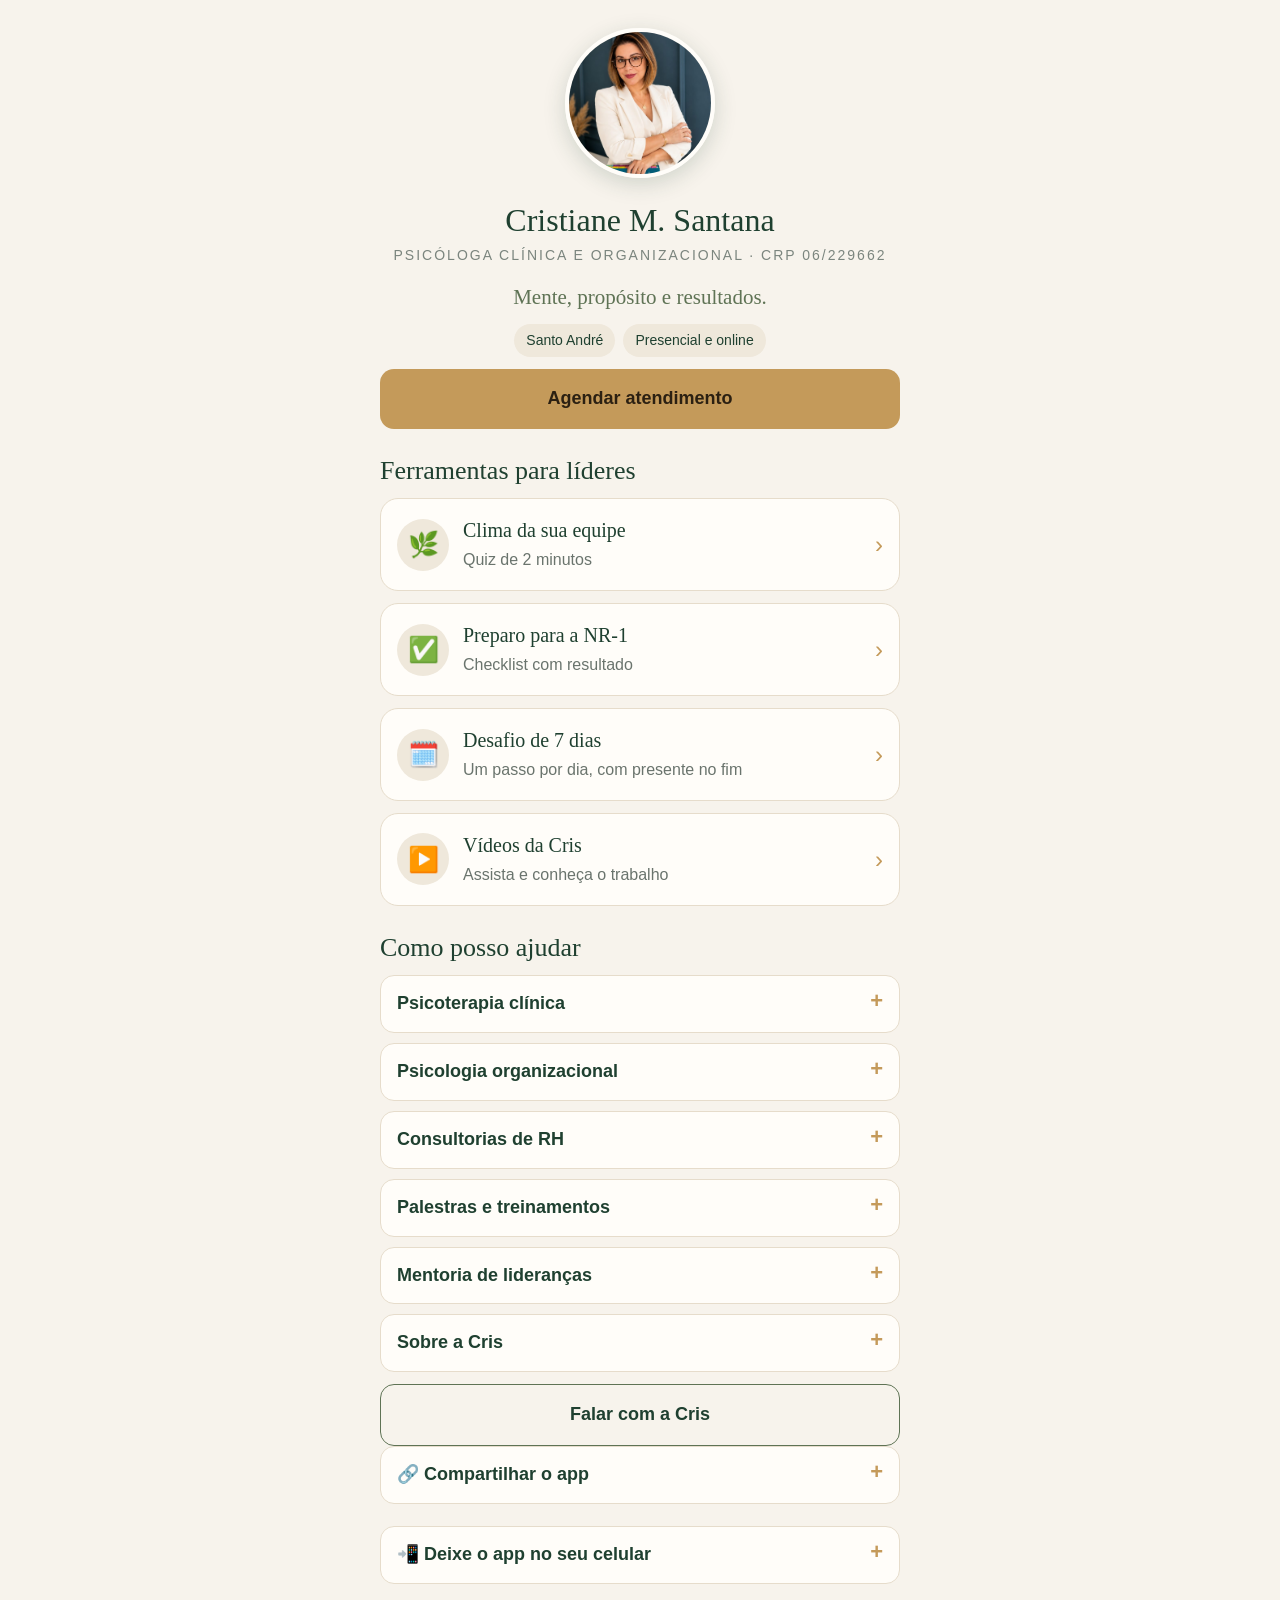
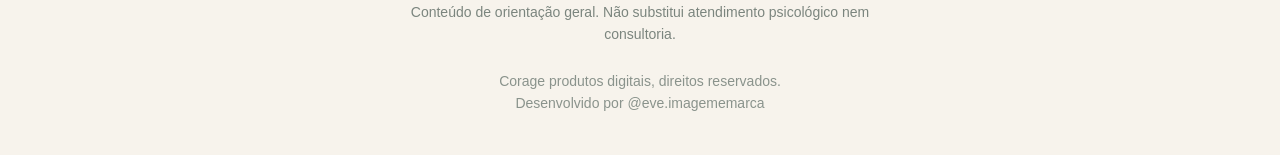
<file: index.html>
<!doctype html>
<html lang="pt-BR">
<head>
<meta charset="utf-8">
<meta name="viewport" content="width=device-width,initial-scale=1,viewport-fit=cover">
<title>Cristiane Santana | Psicóloga</title>
<meta name="theme-color" content="#1f4030">
<link rel="manifest" href="manifest.webmanifest">
<link rel="apple-touch-icon" href="icon-180.png">
<meta name="apple-mobile-web-app-capable" content="yes">
<meta name="apple-mobile-web-app-title" content="Cristiane Santana">
<link rel="stylesheet" href="style.css">
<style>
.hero{text-align:center;padding-top:6px}
.hero img{width:150px;height:150px;border-radius:50%;object-fit:cover;object-position:50% 18%;border:4px solid var(--branco);box-shadow:0 6px 22px rgba(31,64,48,.18)}
.hero h1{margin-top:14px}
.hero .crp{font-size:14px;letter-spacing:2px;color:#7b857e;margin-top:6px}
.hero .frase{font-family:Georgia,serif;font-size:21px;color:var(--oliva);margin:14px 0 6px}
.chips{display:flex;flex-wrap:wrap;gap:8px;justify-content:center;margin:10px 0 4px}
.chips span{background:var(--areia);color:var(--verde);font-size:14px;padding:6px 12px;border-radius:99px}
h2.t{margin:26px 0 12px}
</style>
</head>
<body>
<div class="wrap">
  <div class="hero fade">
    <img src="foto.jpg" alt="Cristiane Santana">
    <h1>Cristiane M. Santana</h1>
    <div class="crp">PSICÓLOGA CLÍNICA E ORGANIZACIONAL · CRP 06/229662</div>
    <p class="frase">Mente, propósito e resultados.</p>
    <div class="chips"><span>Santo André</span><span>Presencial e online</span></div>
    <a class="btn ouro" href="cadastro.html?i=Psicoterapia">Agendar atendimento</a>
  </div>

  <h2 class="t">Ferramentas para líderes</h2>
  <a class="ferramenta" href="quiz.html"><div class="ico">🌿</div><div><b>Clima da sua equipe</b><span>Quiz de 2 minutos</span></div><div class="seta">›</div></a>
  <a class="ferramenta" href="nr1.html"><div class="ico">✅</div><div><b>Preparo para a NR-1</b><span>Checklist com resultado</span></div><div class="seta">›</div></a>
  <a class="ferramenta" href="desafio.html"><div class="ico">🗓️</div><div><b>Desafio de 7 dias</b><span>Um passo por dia, com presente no fim</span></div><div class="seta">›</div></a>

  <div id="vd"></div>

  <h2 class="t">Como posso ajudar</h2>
  <details><summary>Psicoterapia clínica</summary><p>Atendimento individual para adolescentes, adultos e idosos. Presencial e online.</p></details>
  <details><summary>Psicologia organizacional</summary><p>Projetos de clima, cultura, liderança, engajamento e desenvolvimento de equipes.</p></details>
  <details><summary>Consultorias de RH</summary><p>Estratégias em gestão de pessoas, processos, carreiras, recrutamento e desenvolvimento organizacional.</p></details>
  <details><summary>Palestras e treinamentos</summary><p>Temas atuais, com conteúdo prático, para empresas, eventos e instituições.</p></details>
  <details><summary>Mentoria de lideranças</summary><p>Acompanhamento personalizado para líderes.</p></details>

  <details><summary>Sobre a Cris</summary>
    <p>Psicóloga Clínica e Organizacional (CRP 06/229662), consultora de RH e palestrante. Promove saúde mental, desenvolvimento humano e performance organizacional com ética, ciência e sensibilidade.</p>
    <ul><li>Mais de 10 anos de experiência</li><li>Atuação clínica e corporativa</li><li>Palestras e treinamentos personalizados</li></ul>
  </details>

  <a class="btn claro" href="cadastro.html">Falar com a Cris</a>

  <details><summary>🔗 Compartilhar o app</summary>
    <p style="text-align:center">Aponte a câmera do celular para o QR Code.</p>
    <img src="qr.png" alt="QR Code do app" style="width:220px;max-width:100%;display:block;margin:8px auto;border-radius:12px">
    <button class="btn" id="comp">Compartilhar o link</button>
    <a class="btn claro" href="qr.png" download="qr-cristiane.png">Baixar o QR Code</a>
  </details>

  <details style="margin-top:22px"><summary>📲 Deixe o app no seu celular</summary>
    <p><b>iPhone:</b> abra no Safari, toque em Compartilhar e depois em "Adicionar à Tela de Início".</p>
    <p><b>Android:</b> abra no Chrome, toque nos três pontinhos e depois em "Instalar aplicativo".</p>
  </details>

  <p class="aviso">Conteúdo de orientação geral. Não substitui atendimento psicológico nem consultoria.</p>
  <p class="rodape">Corage produtos digitais, direitos reservados.<br>Desenvolvido por @eve.imagememarca</p>
</div>
<script src="videos.js"></script>
<script>
if(VIDEOS.length)document.getElementById('vd').innerHTML='<a class="ferramenta" href="videos.html"><div class="ico">▶️</div><div><b>Vídeos da Cris</b><span>Assista e conheça o trabalho</span></div><div class="seta">›</div></a>';
document.getElementById('comp').onclick=function(){var u='https://eve-imagem-e-marca.github.io/app-cristiane/';if(navigator.share){navigator.share({title:'Cristiane Santana | Psicóloga',url:u}).catch(function(){})}else{try{navigator.clipboard.writeText(u);this.textContent='Link copiado!'}catch(e){prompt('Copie o link:',u)}}};
if('serviceWorker' in navigator){navigator.serviceWorker.register('sw.js').catch(function(){})}
document.querySelectorAll('details').forEach(function(d){d.addEventListener('toggle',function(){if(d.open)document.querySelectorAll('details').forEach(function(o){if(o!==d)o.open=false})})});
</script>
</body>
</html>
</file>
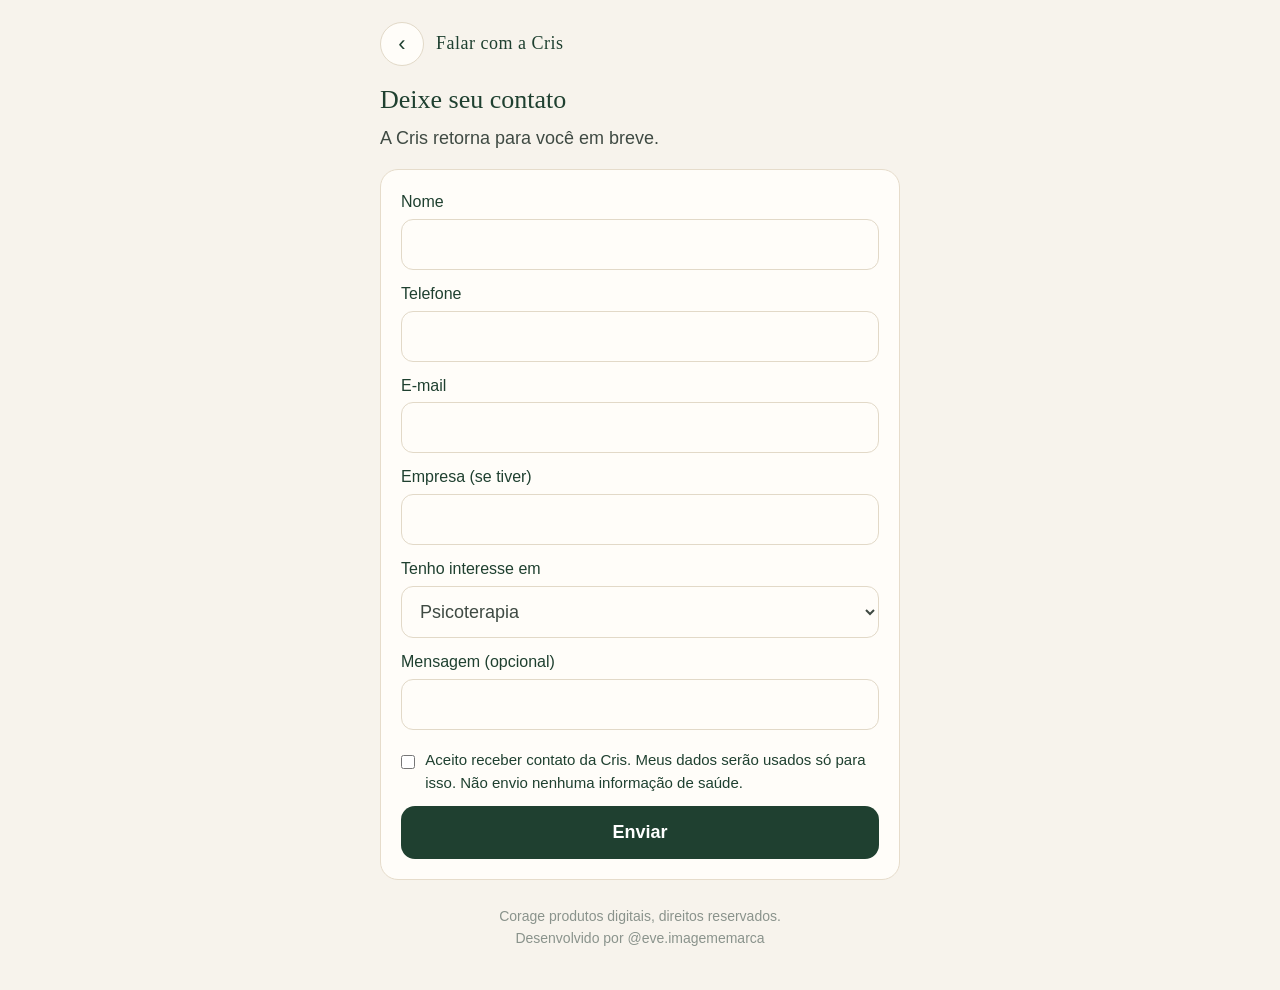
<file: cadastro.html>
<!doctype html>
<html lang="pt-BR">
<head>
<meta charset="utf-8">
<meta name="viewport" content="width=device-width,initial-scale=1,viewport-fit=cover">
<title>Falar com a Cris</title>
<meta name="theme-color" content="#1f4030">
<link rel="apple-touch-icon" href="icon-180.png">
<link rel="stylesheet" href="style.css">
</head>
<body>
<div class="wrap">
  <div class="topo"><a class="voltar" href="index.html" aria-label="Voltar">‹</a><div class="nome">Falar com a Cris</div></div>
  <h2>Deixe seu contato</h2>
  <p style="margin-bottom:16px">A Cris retorna para você em breve.</p>
  <form id="f" class="card" autocomplete="on">
    <label for="nome">Nome</label><input id="nome" required autocomplete="name">
    <label for="zap">Telefone</label><input id="zap" type="tel" inputmode="tel" autocomplete="tel">
    <label for="email">E-mail</label><input id="email" type="email" required autocomplete="email">
    <label for="emp">Empresa (se tiver)</label><input id="emp">
    <label for="int">Tenho interesse em</label>
    <select id="int"><option>Psicoterapia</option><option>Mentoria de lideranças</option><option>Treinamentos e palestras</option><option>Consultoria de RH / NR-1</option></select>
    <label for="msg">Mensagem (opcional)</label><input id="msg">
    <label class="check"><input type="checkbox" id="ok" required><span>Aceito receber contato da Cris. Meus dados serão usados só para isso. Não envio nenhuma informação de saúde.</span></label>
    <button class="btn" type="submit">Enviar</button>
  </form>
  <p id="msg2" class="aviso" style="font-size:17px;color:var(--verde)"></p>
  <p class="rodape">Corage produtos digitais, direitos reservados.<br>Desenvolvido por @eve.imagememarca</p>
</div>
<iframe name="oculto" style="display:none"></iframe>
<script>
// Quando o formulário Google estiver pronto, preencha FORM_URL (termina em /formResponse) e os ids entry.NNN.
var FORM_URL='';
var ENTRY={nome:'',zap:'',email:'',emp:'',int:'',msg:''};
var q=new URLSearchParams(location.search);
if(q.get('i')){var sl=document.getElementById('int');for(var o=0;o<sl.options.length;o++)if(sl.options[o].text===q.get('i'))sl.selectedIndex=o}
if(q.get('m'))document.getElementById('msg').value=q.get('m');
function v(id){var x=document.getElementById(id).value.trim();return x||'-'}
document.getElementById('f').onsubmit=function(e){
  e.preventDefault();
  if(!FORM_URL){document.getElementById('msg2').textContent='O formulário ainda está sendo conectado. Volte em breve!';return}
  var d={nome:v('nome'),zap:v('zap'),email:v('email'),emp:v('emp'),int:v('int'),msg:v('msg')};
  var f=document.createElement('form');f.method='POST';f.action=FORM_URL;f.target='oculto';
  function add(n,val){var i=document.createElement('input');i.type='hidden';i.name=n;i.value=val;f.appendChild(i)}
  for(var k in d)add(ENTRY[k],d[k]);add('fvv','1');add('pageHistory','0');
  document.body.appendChild(f);f.submit();
  document.getElementById('msg2').textContent='Enviado! Obrigada, a Cris entra em contato em breve.';
  document.getElementById('f').reset();
};
</script>
</body>
</html>
</file>
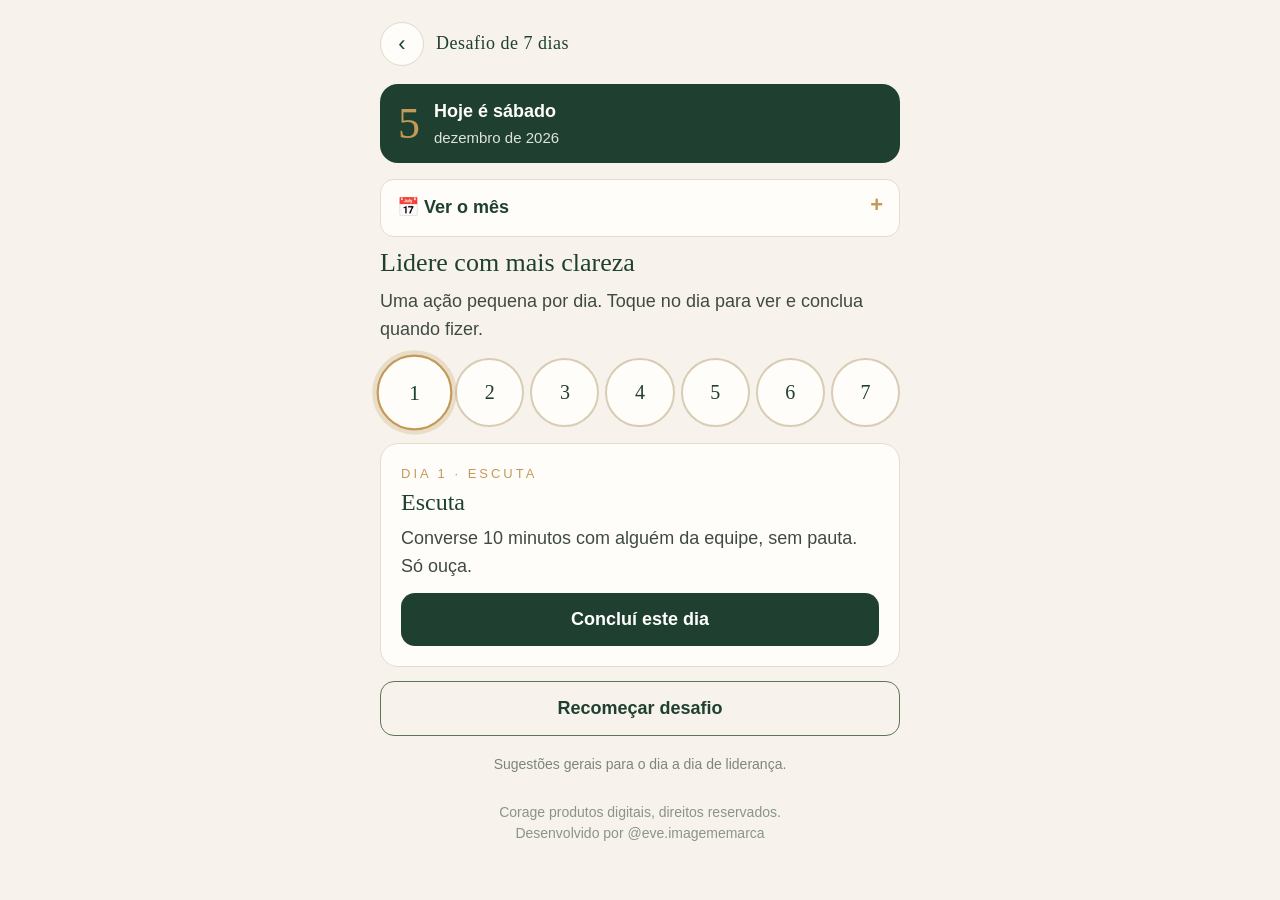
<file: desafio.html>
<!doctype html>
<html lang="pt-BR">
<head>
<meta charset="utf-8">
<meta name="viewport" content="width=device-width,initial-scale=1,viewport-fit=cover">
<title>Desafio de 7 dias</title>
<meta name="theme-color" content="#1f4030">
<link rel="apple-touch-icon" href="icon-180.png">
<link rel="stylesheet" href="style.css">
<style>
.hoje{display:flex;align-items:center;gap:14px;background:var(--verde);color:#fff;border-radius:18px;padding:14px 18px;margin-bottom:16px}
.hoje .dia{font-family:Georgia,serif;font-size:44px;line-height:1;color:var(--dourado)}
.hoje small{display:block;opacity:.85;font-size:15px}
.trilha{display:grid;grid-template-columns:repeat(7,1fr);gap:6px;margin-bottom:16px}
.bola{aspect-ratio:1;border-radius:50%;border:2px solid #d9ccb5;background:var(--branco);color:var(--verde);font-family:Georgia,serif;font-size:20px;display:flex;align-items:center;justify-content:center;cursor:pointer;transition:all .2s;padding:0}
.bola.atual{border-color:var(--dourado);box-shadow:0 0 0 4px rgba(196,154,90,.25)}
.bola.ok{background:var(--oliva);border-color:var(--oliva);color:#fff}
.bola.sel{transform:scale(1.1)}
.tarefa .rotulo{font-size:13px;letter-spacing:3px;text-transform:uppercase;color:var(--dourado)}
.tarefa h3{margin:4px 0 8px;font-size:24px}
.presente{text-align:center;background:linear-gradient(160deg,#fff7e6,#f6e3bd);border:1px solid #e6cf9b;border-radius:18px;padding:22px;margin-top:14px}
.presente .caixa{font-size:56px;display:inline-block;animation:pula 1.2s ease infinite}
@keyframes pula{0%,100%{transform:translateY(0) rotate(-4deg)}50%{transform:translateY(-10px) rotate(4deg)}}
.cal{display:grid;grid-template-columns:repeat(7,1fr);gap:4px;text-align:center;font-size:15px}
.cal b{font-weight:600;color:var(--dourado);font-size:12px;letter-spacing:1px}
.cal span{padding:6px 0;border-radius:10px}
.cal .h{background:var(--verde);color:#fff;font-weight:700}
</style>
</head>
<body>
<div class="wrap">
  <div class="topo"><a class="voltar" href="index.html" aria-label="Voltar">‹</a><div class="nome">Desafio de 7 dias</div></div>

  <div class="hoje"><div class="dia" id="dd">--</div><div><b id="ds"></b><small id="dm"></small></div></div>
  <details><summary>📅 Ver o mês</summary><div class="cal" id="cal" style="margin-top:12px"></div></details>

  <h2 style="margin-top:6px">Lidere com mais clareza</h2>
  <p style="margin-bottom:14px">Uma ação pequena por dia. Toque no dia para ver e conclua quando fizer.</p>
  <div class="trilha" id="trilha"></div>
  <div class="card tarefa fade" id="tarefa"></div>
  <div id="premio"></div>
  <button class="btn claro" id="zera">Recomeçar desafio</button>
  <p class="aviso">Sugestões gerais para o dia a dia de liderança.</p>
  <p class="rodape">Corage produtos digitais, direitos reservados.<br>Desenvolvido por @eve.imagememarca</p>
</div>
<div class="toast" id="toast"></div>
<script>
var D=[
['Escuta','Converse 10 minutos com alguém da equipe, sem pauta. Só ouça.'],
['Clareza','Reescreva uma meta em uma frase simples e confirme com a pessoa responsável.'],
['Reconhecimento','Elogie algo específico que alguém fez. Diga o que foi bom e por quê.'],
['Limites','Cancele ou encurte uma reunião que não era necessária.'],
['Feedback','Dê um feedback: o que aconteceu, qual o impacto e o próximo passo.'],
['Delegação','Delegue uma tarefa combinando resultado esperado, prazo e apoio.'],
['Pausa','Revise a semana: o que funcionou? O que você repetiria com a equipe?']
];
var MSG=['Ótimo começo!','Muito bem, você está no ritmo!','Mais um dia! Sua equipe sente.','Metade do caminho, parabéns!','Você está firme, continue!','Falta só um! Que orgulho!','Desafio concluído! 🎉'];
var KEY='cs_desafio',ok=[];
try{ok=JSON.parse(localStorage.getItem(KEY)||'[]')}catch(e){}
var sel=null;
function prox(){for(var k=0;k<7;k++)if(!ok[k])return k;return 6}
function toast(t){var e=document.getElementById('toast');e.textContent=t;e.classList.add('on');setTimeout(function(){e.classList.remove('on')},2200)}
function desenha(){
  if(sel===null)sel=prox();
  var at=prox(),tr=document.getElementById('trilha');tr.innerHTML='';
  D.forEach(function(d,k){
    var b=document.createElement('button');b.className='bola'+(ok[k]?' ok':'')+(k===at&&!ok[k]?' atual':'')+(k===sel?' sel':'');
    b.textContent=ok[k]?'✓':(k+1);b.onclick=function(){sel=k;desenha()};tr.appendChild(b);
  });
  var d=D[sel];
  var h='<div class="rotulo">Dia '+(sel+1)+' · '+d[0]+'</div><h3>'+d[0]+'</h3><p>'+d[1]+'</p>';
  h+=ok[sel]?'<button class="btn claro" id="des">Desmarcar</button>':'<button class="btn" id="fim">Concluí este dia</button>';
  document.getElementById('tarefa').innerHTML=h;
  var f=document.getElementById('fim');if(f)f.onclick=function(){ok[sel]=true;salva();toast(MSG[sel]);var n=ok.filter(Boolean).length;if(n<7){sel=prox()}desenha()};
  var x=document.getElementById('des');if(x)x.onclick=function(){ok[sel]=false;salva();desenha()};
  var feito=ok.filter(Boolean).length===7;
  document.getElementById('premio').innerHTML=feito?'<div class="presente fade"><div class="caixa">🎁</div><h3>Você concluiu os 7 dias!</h3><p style="margin:8px 0">A Cris preparou um presente para você.</p><a class="btn ouro" href="cadastro.html?i=Mentoria%20de%20lideran%C3%A7as&m='+encodeURIComponent('Olá, Cristiane! Concluí o Desafio de 7 dias e quero meu presente.')+'">Resgatar meu presente</a></div>':'';
}
function salva(){try{localStorage.setItem(KEY,JSON.stringify(ok))}catch(e){}}
document.getElementById('zera').onclick=function(){ok=[];sel=null;salva();desenha()};
// calendário
var hj=new Date(),ms=['janeiro','fevereiro','março','abril','maio','junho','julho','agosto','setembro','outubro','novembro','dezembro'],ds=['domingo','segunda-feira','terça-feira','quarta-feira','quinta-feira','sexta-feira','sábado'];
document.getElementById('dd').textContent=hj.getDate();
document.getElementById('ds').textContent='Hoje é '+ds[hj.getDay()];
document.getElementById('dm').textContent=ms[hj.getMonth()]+' de '+hj.getFullYear();
var c=document.getElementById('cal'),ch='';
['D','S','T','Q','Q','S','S'].forEach(function(x){ch+='<b>'+x+'</b>'});
var p=new Date(hj.getFullYear(),hj.getMonth(),1).getDay(),n=new Date(hj.getFullYear(),hj.getMonth()+1,0).getDate();
for(var i=0;i<p;i++)ch+='<span></span>';
for(var j=1;j<=n;j++)ch+='<span'+(j===hj.getDate()?' class="h"':'')+'>'+j+'</span>';
c.innerHTML=ch;
desenha();
</script>
</body>
</html>
</file>
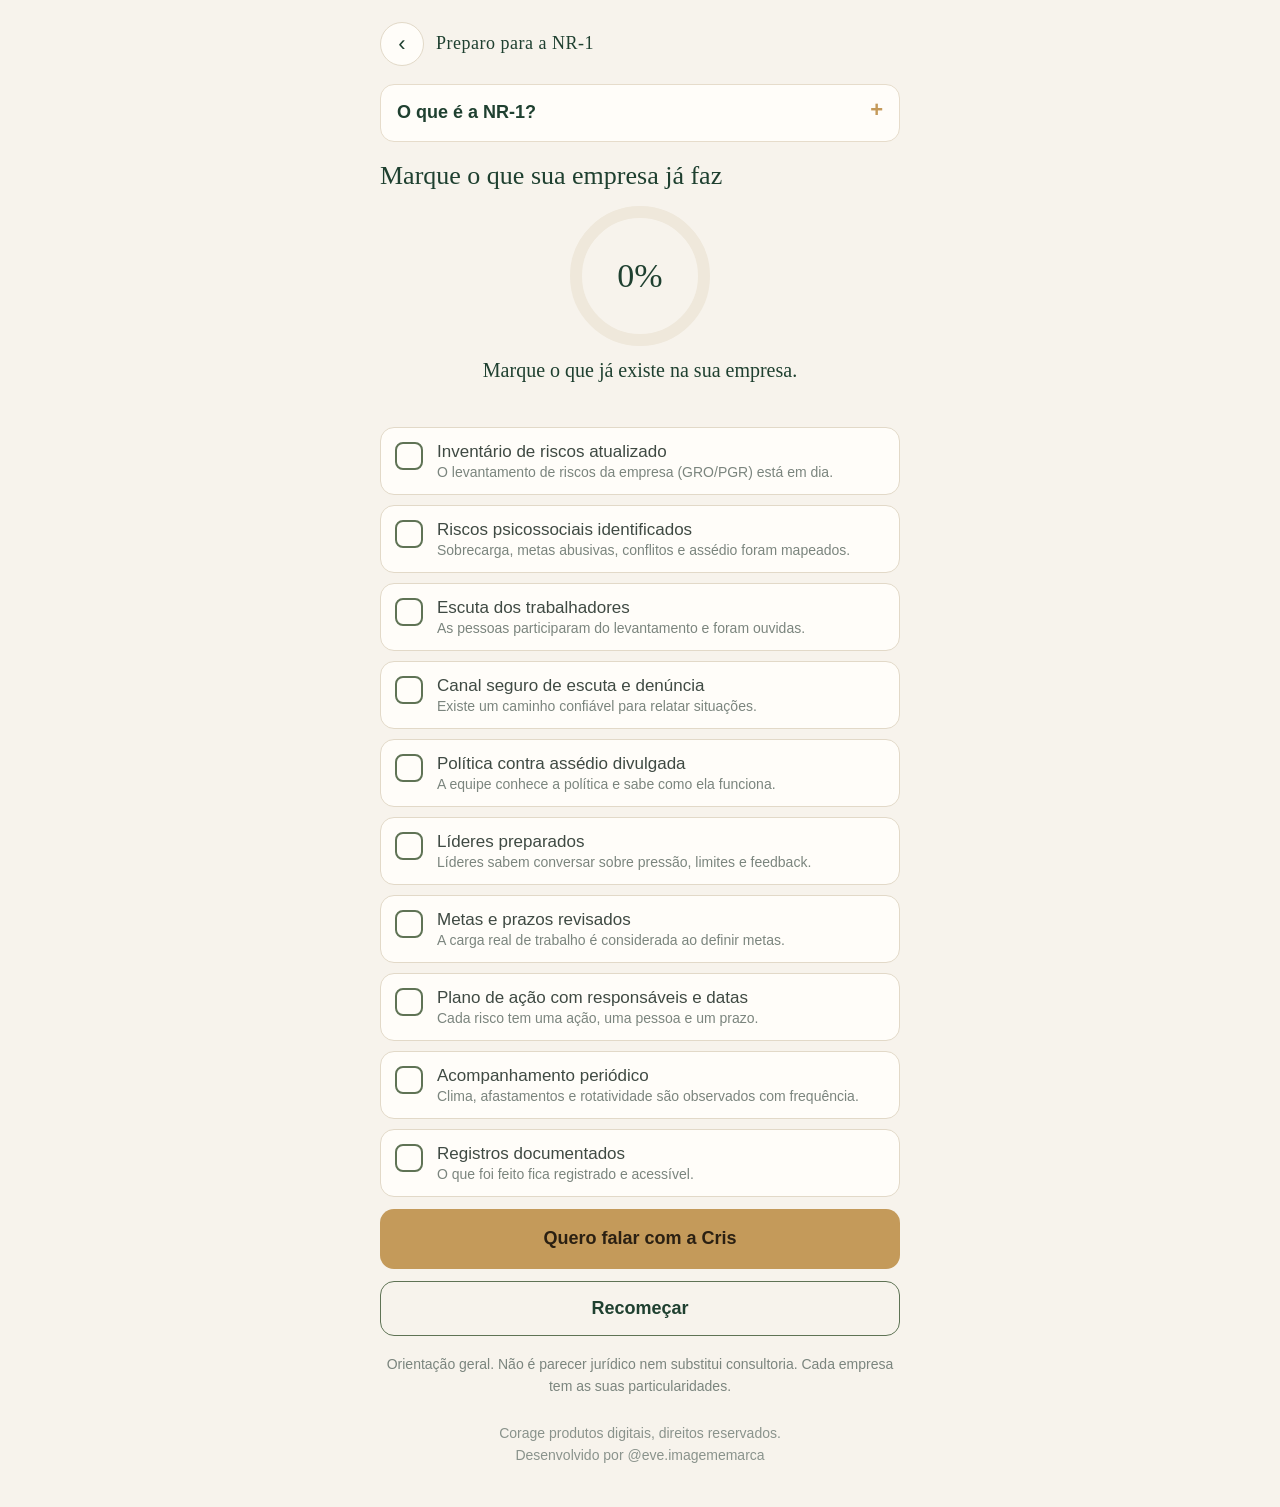
<file: nr1.html>
<!doctype html>
<html lang="pt-BR">
<head>
<meta charset="utf-8">
<meta name="viewport" content="width=device-width,initial-scale=1,viewport-fit=cover">
<title>Preparo para a NR-1</title>
<meta name="theme-color" content="#1f4030">
<link rel="apple-touch-icon" href="icon-180.png">
<link rel="stylesheet" href="style.css">
<style>
.anel{width:150px;height:150px;margin:6px auto 4px;position:relative}
.anel svg{transform:rotate(-90deg)}
.anel circle{fill:none;stroke-width:12}
.anel .fundo{stroke:var(--areia)}
.anel .valor{stroke:var(--dourado);stroke-linecap:round;transition:stroke-dashoffset .6s}
.anel .num{position:absolute;inset:0;display:flex;align-items:center;justify-content:center;font-family:Georgia,serif;font-size:34px;color:var(--verde)}
.leitura{text-align:center;font-family:Georgia,serif;font-size:20px;color:var(--verde);margin-bottom:16px;min-height:56px}
.item{display:flex;gap:14px;align-items:flex-start;width:100%;text-align:left;background:var(--branco);border:1.5px solid #e2d9c8;border-radius:14px;padding:14px;margin-bottom:10px;font-size:17px;color:var(--texto);cursor:pointer;font-family:inherit;transition:all .15s}
.item .caixa{flex:0 0 28px;height:28px;border-radius:8px;border:2px solid var(--oliva);display:flex;align-items:center;justify-content:center;color:#fff;font-size:18px;transition:all .15s}
.item.on{background:#eef2e8;border-color:var(--oliva)}
.item.on .caixa{background:var(--oliva)}
.item small{display:block;color:#7b857e;font-size:14px;margin-top:2px}
</style>
</head>
<body>
<div class="wrap">
  <div class="topo"><a class="voltar" href="index.html" aria-label="Voltar">‹</a><div class="nome">Preparo para a NR-1</div></div>
  <details><summary>O que é a NR-1?</summary><p>É a norma que organiza o gerenciamento de riscos no trabalho. Hoje ela inclui os riscos psicossociais, como sobrecarga, assédio e conflitos, que as empresas precisam identificar e acompanhar.</p></details>
  <h2 style="margin-top:18px">Marque o que sua empresa já faz</h2>
  <div class="anel"><svg width="150" height="150" viewBox="0 0 150 150"><circle class="fundo" cx="75" cy="75" r="64"/><circle class="valor" id="v" cx="75" cy="75" r="64" stroke-dasharray="402" stroke-dashoffset="402"/></svg><div class="num" id="n">0%</div></div>
  <div class="leitura" id="l"></div>
  <div id="lista"></div>
  <a class="btn ouro" id="wa" href="#">Quero falar com a Cris</a>
  <button class="btn claro" id="zera">Recomeçar</button>
  <p class="aviso">Orientação geral. Não é parecer jurídico nem substitui consultoria. Cada empresa tem as suas particularidades.</p>
  <p class="rodape">Corage produtos digitais, direitos reservados.<br>Desenvolvido por @eve.imagememarca</p>
</div>
<script>
var IT=[
['Inventário de riscos atualizado','O levantamento de riscos da empresa (GRO/PGR) está em dia.'],
['Riscos psicossociais identificados','Sobrecarga, metas abusivas, conflitos e assédio foram mapeados.'],
['Escuta dos trabalhadores','As pessoas participaram do levantamento e foram ouvidas.'],
['Canal seguro de escuta e denúncia','Existe um caminho confiável para relatar situações.'],
['Política contra assédio divulgada','A equipe conhece a política e sabe como ela funciona.'],
['Líderes preparados','Líderes sabem conversar sobre pressão, limites e feedback.'],
['Metas e prazos revisados','A carga real de trabalho é considerada ao definir metas.'],
['Plano de ação com responsáveis e datas','Cada risco tem uma ação, uma pessoa e um prazo.'],
['Acompanhamento periódico','Clima, afastamentos e rotatividade são observados com frequência.'],
['Registros documentados','O que foi feito fica registrado e acessível.']
];
var KEY='cs_nr1',est=[];
try{est=JSON.parse(localStorage.getItem(KEY)||'[]')}catch(e){}
var lista=document.getElementById('lista');
function desenha(){
  lista.innerHTML='';
  IT.forEach(function(x,k){
    var b=document.createElement('button');b.className='item'+(est[k]?' on':'');
    b.innerHTML='<span class="caixa">'+(est[k]?'✓':'')+'</span><span>'+x[0]+'<small>'+x[1]+'</small></span>';
    b.onclick=function(){est[k]=!est[k];try{localStorage.setItem(KEY,JSON.stringify(est))}catch(e){}desenha()};
    lista.appendChild(b);
  });
  var t=est.filter(Boolean).length,p=Math.round(t/IT.length*100);
  document.getElementById('v').style.strokeDashoffset=402-402*p/100;
  document.getElementById('n').textContent=p+'%';
  var m=p==0?'Marque o que já existe na sua empresa.':p<40?'Ponto de partida. Vale começar pelo mapeamento dos riscos.':p<80?'Você já avançou. Falta organizar e documentar o restante.':'Muito bem! Continue acompanhando e atualizando.';
  document.getElementById('l').textContent=m;
  document.getElementById('wa').href='cadastro.html?i=Consultoria%20de%20RH%20%2F%20NR-1&m='+encodeURIComponent('Olá, Cristiane! No checklist da NR-1 minha empresa marcou '+t+' de '+IT.length+' itens ('+p+'%). Quero conversar.');
}
document.getElementById('zera').onclick=function(){est=[];try{localStorage.removeItem(KEY)}catch(e){}desenha()};
desenha();
</script>
</body>
</html>
</file>
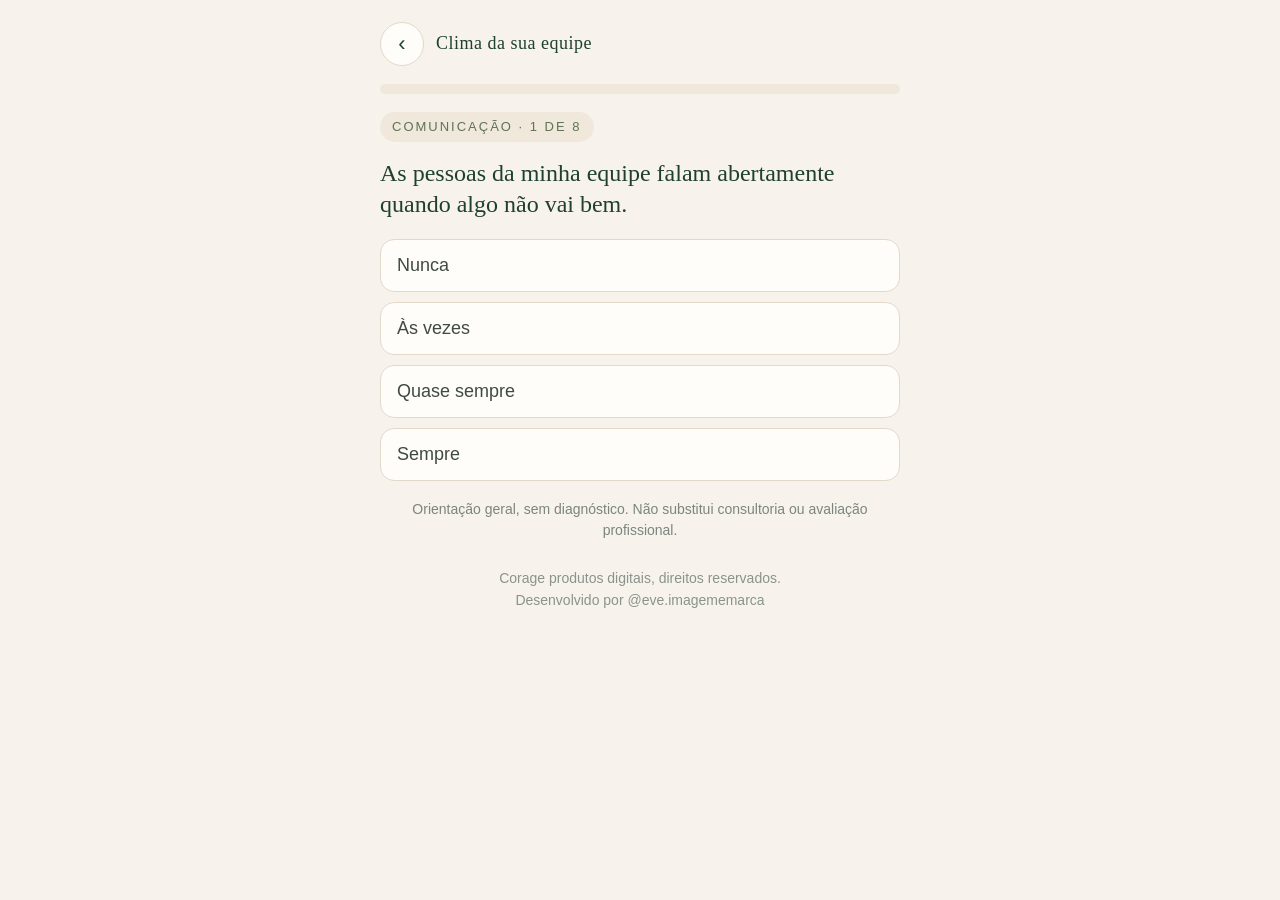
<file: quiz.html>
<!doctype html>
<html lang="pt-BR">
<head>
<meta charset="utf-8">
<meta name="viewport" content="width=device-width,initial-scale=1,viewport-fit=cover">
<title>Clima da sua equipe</title>
<meta name="theme-color" content="#1f4030">
<link rel="apple-touch-icon" href="icon-180.png">
<link rel="stylesheet" href="style.css">
<style>
.pergunta{font-family:Georgia,serif;font-size:24px;color:var(--verde);margin:6px 0 18px;line-height:1.3}
.tema{display:inline-block;background:var(--areia);color:var(--oliva);font-size:13px;letter-spacing:2px;text-transform:uppercase;padding:5px 12px;border-radius:99px;margin-bottom:10px}
.medidor{height:16px;border-radius:99px;background:linear-gradient(90deg,#c7795a,#e0b861,#7e9a6b);position:relative;margin:26px 0 8px}
.medidor i{position:absolute;top:-7px;width:6px;height:30px;background:var(--verde);border-radius:3px;left:0;transition:left 1s cubic-bezier(.2,.8,.2,1)}
.escala{display:flex;justify-content:space-between;font-size:13px;color:#7b857e}
.nivel{font-family:Georgia,serif;font-size:28px;color:var(--verde);margin-top:6px}
.pontos{display:flex;gap:8px;margin:10px 0}
.pontos div{flex:1;background:var(--areia);border-radius:12px;padding:10px;text-align:center;font-size:14px}
.pontos b{display:block;font-size:22px;color:var(--verde);font-family:Georgia,serif}
</style>
</head>
<body>
<div class="wrap">
  <div class="topo"><a class="voltar" href="index.html" aria-label="Voltar">‹</a><div class="nome">Clima da sua equipe</div></div>
  <div id="app"></div>
  <p class="aviso">Orientação geral, sem diagnóstico. Não substitui consultoria ou avaliação profissional.</p>
  <p class="rodape">Corage produtos digitais, direitos reservados.<br>Desenvolvido por @eve.imagememarca</p>
</div>
<script>
var WA='cadastro.html?i=Consultoria%20de%20RH%20%2F%20NR-1&m=';
var OPC=['Nunca','Às vezes','Quase sempre','Sempre'];
var Q=[
['Comunicação','As pessoas da minha equipe falam abertamente quando algo não vai bem.'],
['Carga de trabalho','Os prazos e as metas cabem na jornada real de trabalho.'],
['Reconhecimento','Eu reconheço o que cada pessoa faz de bom, de forma específica.'],
['Clareza','Cada pessoa sabe exatamente o que se espera dela.'],
['Relações','O convívio entre colegas é respeitoso, mesmo nos desacordos.'],
['Autonomia','As pessoas têm liberdade para decidir como fazer o próprio trabalho.'],
['Equilíbrio','A equipe consegue descansar e se desconectar fora do horário.'],
['Liderança','Eu dou feedback com clareza e respeito, sem esperar acumular.']
];
var DICA={
'Comunicação':'Abra 10 minutos por semana para a equipe falar, sem pauta e sem julgamento.',
'Carga de trabalho':'Reveja prazos e metas junto com a equipe e combine o que pode esperar.',
'Reconhecimento':'Elogie algo específico por dia. Dizer o que foi bom e por quê faz diferença.',
'Clareza':'Escreva em uma frase o que se espera de cada função e confirme com a pessoa.',
'Relações':'Combine acordos simples de convivência e retome-os quando surgir um conflito.',
'Autonomia':'Defina o resultado esperado e deixe o caminho aberto para a pessoa escolher.',
'Equilíbrio':'Evite mensagens fora do horário e mostre, na prática, que pausas fazem parte.',
'Liderança':'Use o formato: o que aconteceu, qual o impacto e qual o próximo passo.'
};
var i=0,resp=[];
var app=document.getElementById('app');
function tela(){
  if(i>=Q.length)return fim();
  var p=Math.round(i/Q.length*100);
  var h='<div class="fade"><div class="barra"><i style="width:'+p+'%"></i></div>';
  h+='<span class="tema">'+Q[i][0]+' · '+(i+1)+' de '+Q.length+'</span>';
  h+='<div class="pergunta">'+Q[i][1]+'</div>';
  OPC.forEach(function(o,k){h+='<button class="opcao" data-v="'+k+'">'+o+'</button>'});
  h+='</div>';app.innerHTML=h;
  app.querySelectorAll('.opcao').forEach(function(b){b.onclick=function(){b.classList.add('sel');resp[i]=+b.dataset.v;setTimeout(function(){i++;tela()},220)}});
}
function fim(){
  var s=resp.reduce(function(a,b){return a+b},0),max=Q.length*3,pct=Math.round(s/max*100);
  var nivel,msg;
  if(pct<40){nivel='Pede atenção';msg='Há pontos importantes para olhar com cuidado. Pequenos ajustes já ajudam.'}
  else if(pct<72){nivel='Em construção';msg='Há bases boas e espaço para evoluir. Escolha um ponto e comece por ele.'}
  else{nivel='Caminho sólido';msg='Sua equipe parece caminhar bem. Vale manter e fortalecer o que já funciona.'}
  var idx=Q.map(function(q,k){return {t:q[0],v:resp[k]}}).sort(function(a,b){return a.v-b.v}).slice(0,2);
  var h='<div class="fade"><div class="barra"><i style="width:100%"></i></div><span class="tema">Seu resultado</span>';
  h+='<div class="nivel">'+nivel+'</div><p>'+msg+'</p>';
  h+='<div class="medidor"><i id="ag"></i></div><div class="escala"><span>Atenção</span><span>Construção</span><span>Sólido</span></div>';
  h+='<div class="pontos"><div><b>'+pct+'%</b>do clima ideal</div><div><b>'+idx[0].t+'</b>ponto de atenção</div></div>';
  h+='<h2 style="margin-top:18px">Por onde começar</h2>';
  idx.forEach(function(x){h+='<div class="card"><h3>'+x.t+'</h3><p>'+DICA[x.t]+'</p></div>'});
  var txt=encodeURIComponent('Olá, Cristiane! Fiz o quiz Clima da sua equipe e tirei '+pct+'% ('+nivel+'). Quero conversar.');
  h+='<a class="btn ouro" href="'+WA+txt+'">Quero falar com a Cris</a>';
  h+='<button class="btn claro" id="de">Refazer o quiz</button></div>';
  app.innerHTML=h;
  setTimeout(function(){document.getElementById('ag').style.left='calc('+Math.max(1,Math.min(97,pct))+'% - 3px)'},80);
  document.getElementById('de').onclick=function(){i=0;resp=[];tela()};
}
tela();
</script>
</body>
</html>
</file>
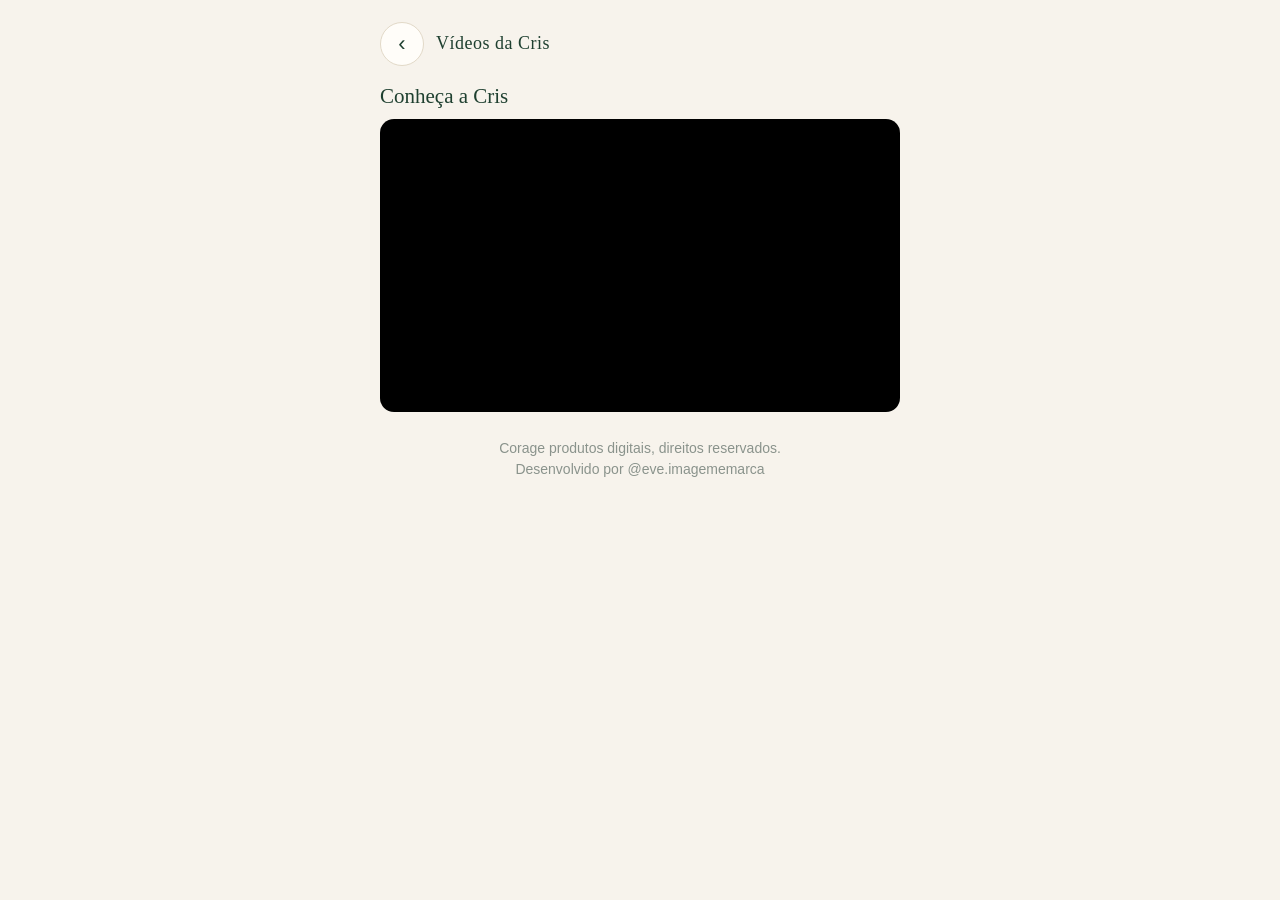
<file: videos.html>
<!doctype html>
<html lang="pt-BR">
<head>
<meta charset="utf-8">
<meta name="viewport" content="width=device-width,initial-scale=1,viewport-fit=cover">
<title>Vídeos da Cris</title>
<meta name="theme-color" content="#1f4030">
<link rel="apple-touch-icon" href="icon-180.png">
<link rel="stylesheet" href="style.css">
<style>.vid{position:relative;padding-top:56.25%;border-radius:14px;overflow:hidden;background:#000;margin:10px 0 18px}.vid iframe{position:absolute;inset:0;width:100%;height:100%;border:0}</style>
</head>
<body>
<div class="wrap">
  <div class="topo"><a class="voltar" href="index.html" aria-label="Voltar">‹</a><div class="nome">Vídeos da Cris</div></div>
  <div id="lista"></div>
  <p class="rodape">Corage produtos digitais, direitos reservados.<br>Desenvolvido por @eve.imagememarca</p>
</div>
<script src="videos.js"></script>
<script>
var l=document.getElementById('lista');
if(!VIDEOS.length){l.innerHTML='<p>Em breve, novos vídeos por aqui.</p>'}
VIDEOS.forEach(function(v){l.insertAdjacentHTML('beforeend','<h3>'+v.t+'</h3><div class="vid"><iframe src="https://www.youtube-nocookie.com/embed/'+v.id+'" title="'+v.t+'" loading="lazy" allowfullscreen></iframe></div>')});
</script>
</body>
</html>
</file>
<file: style.css>
:root{--verde:#1f4030;--oliva:#5f7355;--creme:#f7f3ec;--areia:#efe8db;--dourado:#c49a5a;--texto:#3f4a43;--branco:#fffdf9}
*{box-sizing:border-box;margin:0;padding:0}
html{-webkit-text-size-adjust:100%}
body{font-family:-apple-system,"Segoe UI",Roboto,Helvetica,Arial,sans-serif;font-size:18px;line-height:1.55;color:var(--texto);background:var(--creme);min-height:100vh}
h1,h2,h3{font-family:Georgia,"Times New Roman",serif;font-weight:400;color:var(--verde);line-height:1.2}
h1{font-size:32px}h2{font-size:26px;margin-bottom:10px}h3{font-size:21px}
.wrap{max-width:560px;margin:0 auto;padding:22px 20px 40px}
.topo{display:flex;align-items:center;gap:12px;margin-bottom:18px}
.topo a.voltar{display:inline-flex;align-items:center;justify-content:center;width:44px;height:44px;border-radius:50%;background:var(--branco);border:1px solid #e2d9c8;color:var(--verde);text-decoration:none;font-size:22px}
.topo .nome{font-family:Georgia,serif;color:var(--verde);font-size:18px;letter-spacing:.5px}
.sobre{font-size:13px;letter-spacing:3px;text-transform:uppercase;color:var(--dourado);margin-bottom:8px}
.card{background:var(--branco);border:1px solid #e6dccb;border-radius:18px;padding:20px;margin-bottom:14px}
.btn{display:block;width:100%;text-align:center;text-decoration:none;border:0;cursor:pointer;background:var(--verde);color:#fff;font-size:18px;font-weight:600;padding:16px 18px;border-radius:14px;margin-top:12px;font-family:inherit}
.btn.claro{background:transparent;color:var(--verde);border:1.5px solid var(--oliva)}
.btn.ouro{background:var(--dourado);color:#2b2012}
.btn:active{transform:scale(.98)}
.btn[disabled]{opacity:.45}
.ferramenta{display:flex;gap:14px;align-items:center;text-decoration:none;color:inherit;background:var(--branco);border:1px solid #e6dccb;border-radius:18px;padding:16px;margin-bottom:12px;transition:transform .15s}
.ferramenta:active{transform:scale(.985)}
.ferramenta .ico{flex:0 0 52px;height:52px;border-radius:50%;background:var(--areia);display:flex;align-items:center;justify-content:center;font-size:25px}
.ferramenta b{display:block;font-family:Georgia,serif;font-weight:400;font-size:20px;color:var(--verde)}
.ferramenta span{font-size:16px;color:#6a746d}
.seta{margin-left:auto;color:var(--dourado);font-size:24px}
details{background:var(--branco);border:1px solid #e6dccb;border-radius:14px;padding:14px 16px;margin-bottom:10px}
summary{cursor:pointer;font-weight:600;color:var(--verde);list-style:none}
summary::-webkit-details-marker{display:none}
summary::after{content:"+";float:right;color:var(--dourado);font-size:22px;line-height:1}
details[open] summary::after{content:"–"}
details p,details ul{margin-top:10px;font-size:17px}
details ul{padding-left:20px}
.aviso{font-size:14px;color:#7b857e;margin-top:18px;text-align:center}
.rodape{text-align:center;font-size:14px;color:#8a938c;margin-top:26px}
.barra{height:10px;background:var(--areia);border-radius:99px;overflow:hidden;margin:6px 0 18px}
.barra i{display:block;height:100%;width:0;background:linear-gradient(90deg,var(--oliva),var(--dourado));border-radius:99px;transition:width .4s}
.opcao{display:block;width:100%;text-align:left;background:var(--branco);border:1.5px solid #e2d9c8;border-radius:14px;padding:15px 16px;margin-bottom:10px;font-size:18px;color:var(--texto);cursor:pointer;font-family:inherit;transition:all .15s}
.opcao:active,.opcao.sel{background:var(--verde);color:#fff;border-color:var(--verde)}
.fade{animation:fade .35s ease}
@keyframes fade{from{opacity:0;transform:translateY(8px)}to{opacity:1;transform:none}}
input,select{width:100%;font-size:18px;font-family:inherit;padding:14px;border:1.5px solid #e2d9c8;border-radius:12px;background:var(--branco);margin-bottom:12px;color:var(--texto)}
label{font-size:16px;color:var(--verde);display:block;margin-bottom:4px}
.check{display:flex;gap:10px;align-items:flex-start;font-size:15px;margin:6px 0 4px}
.check input{width:24px;height:24px;margin:2px 0 0}
.toast{position:fixed;left:50%;bottom:28px;transform:translateX(-50%) translateY(30px);background:var(--verde);color:#fff;padding:14px 22px;border-radius:99px;font-size:17px;opacity:0;transition:all .3s;pointer-events:none;z-index:9;white-space:nowrap}
.toast.on{opacity:1;transform:translateX(-50%)}
h3{margin-bottom:6px}
</file>
